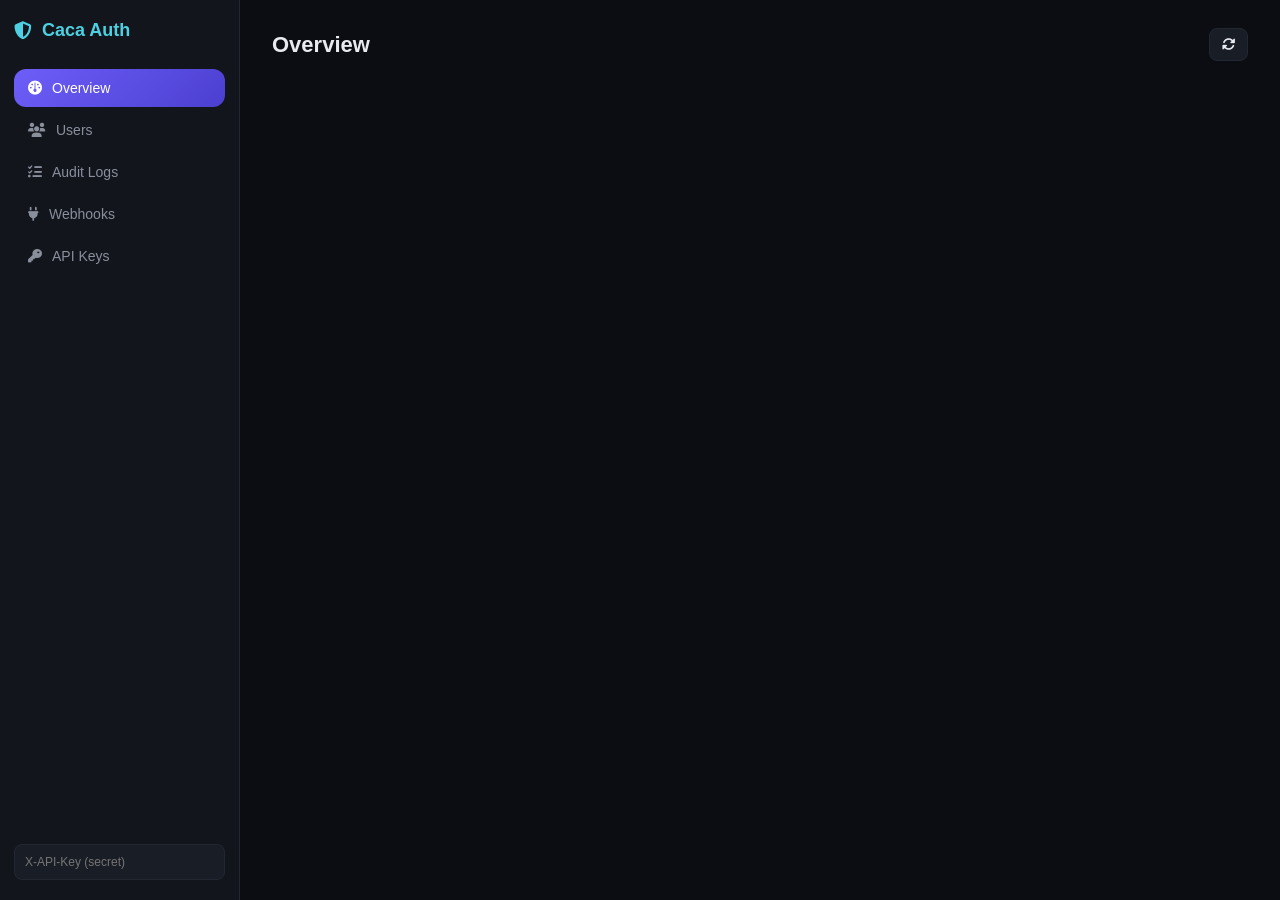
<file: public/admin/index.html>
<!DOCTYPE html>
<html lang="en">

<head>
  <meta charset="UTF-8">
  <meta name="viewport" content="width=device-width, initial-scale=1.0">
  <title>Caca Auth — Admin Dashboard</title>
  <link rel="stylesheet" href="https://cdnjs.cloudflare.com/ajax/libs/font-awesome/6.6.0/css/all.min.css">
  <link rel="stylesheet" href="style.css">
</head>

<body>
  <div class="app">
    <aside class="sidebar">
      <div class="brand"><i class="fa-solid fa-shield-halved"></i> Caca Auth</div>
      <nav>
        <button class="nav-item active" data-view="overview"><i class="fa-solid fa-gauge"></i> Overview</button>
        <button class="nav-item" data-view="users"><i class="fa-solid fa-users"></i> Users</button>
        <button class="nav-item" data-view="logs"><i class="fa-solid fa-list-check"></i> Audit Logs</button>
        <button class="nav-item" data-view="webhooks"><i class="fa-solid fa-plug"></i> Webhooks</button>
        <button class="nav-item" data-view="keys"><i class="fa-solid fa-key"></i> API Keys</button>
      </nav>
      <div class="sidebar-footer">
        <input id="apiKeyInput" placeholder="X-API-Key (secret)" />
      </div>
    </aside>
    
    <main class="content">
      <header class="topbar">
        <h1 id="viewTitle">Overview</h1>
        <button id="refreshBtn" class="btn-icon"><i class="fa-solid fa-rotate"></i></button>
      </header>
      
      <section id="view-overview" class="view active">
        <div class="cards" id="metricCards"></div>
      </section>
      
      <section id="view-users" class="view">
        <div class="toolbar">
          <input id="userSearch" placeholder="Filter by status..." />
        </div>
        <table class="data-table">
          <thead>
            <tr>
              <th>Email</th>
              <th>Status</th>
              <th>Verified</th>
              <th>MFA</th>
              <th>Created</th>
              <th></th>
            </tr>
          </thead>
          <tbody id="usersBody"></tbody>
        </table>
      </section>
      
      <section id="view-logs" class="view">
        <table class="data-table">
          <thead>
            <tr>
              <th>Action</th>
              <th>User</th>
              <th>IP</th>
              <th>Time</th>
            </tr>
          </thead>
          <tbody id="logsBody"></tbody>
        </table>
      </section>
      
      <section id="view-webhooks" class="view">
        <div class="toolbar">
          <input id="webhookUrl" placeholder="https://your-app.com/webhook" />
          <input id="webhookEvents" placeholder="user.created,user.deleted" />
          <button id="addWebhookBtn" class="btn-primary">Add Webhook</button>
        </div>
        <table class="data-table">
          <thead>
            <tr>
              <th>URL</th>
              <th>Events</th>
              <th>Active</th>
              <th></th>
            </tr>
          </thead>
          <tbody id="webhooksBody"></tbody>
        </table>
      </section>
      
      <section id="view-keys" class="view">
        <p class="muted">API keys are shown once at tenant registration. Use tenant login to retrieve them again.</p>
      </section>
    </main>
  </div>
  <script src="app.js"></script>
</body>

</html>
</file>
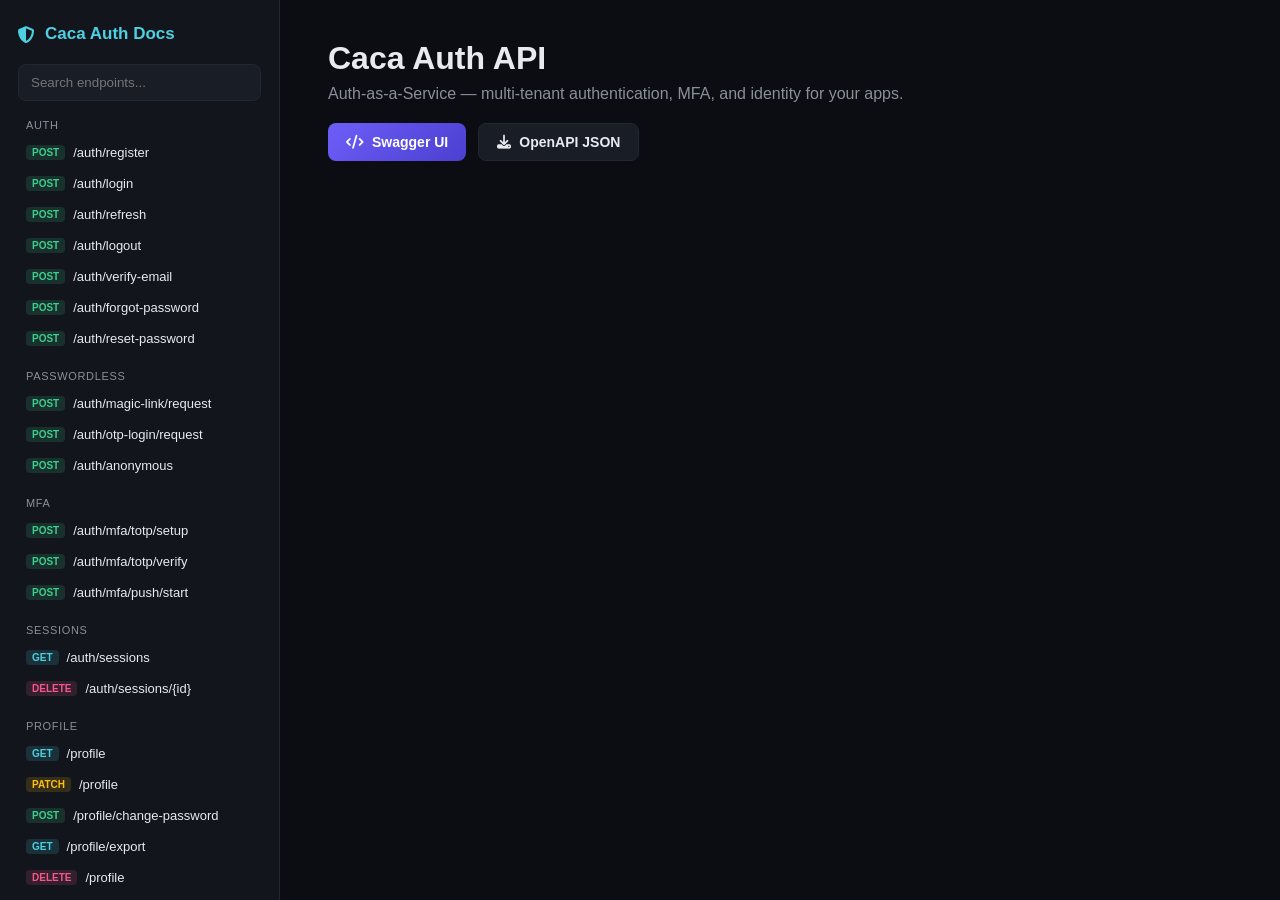
<file: public/docs/index.html>
<!DOCTYPE html>
<html lang="en">
<head>
<meta charset="UTF-8">
<meta name="viewport" content="width=device-width, initial-scale=1.0">
<title>Caca Auth — Documentation</title>
<link rel="stylesheet" href="https://cdnjs.cloudflare.com/ajax/libs/font-awesome/6.6.0/css/all.min.css">
<link rel="stylesheet" href="style.css">
</head>
<body>
<div class="docs-app">
  <aside class="docs-sidebar">
    <div class="brand"><i class="fa-solid fa-shield-halved"></i> Caca Auth Docs</div>
    <input id="docSearch" placeholder="Search endpoints..." />
    <nav id="docNav"></nav>
  </aside>
  <main class="docs-content" id="docContent">
    <div class="hero">
      <h1>Caca Auth API</h1>
      <p>Auth-as-a-Service — multi-tenant authentication, MFA, and identity for your apps.</p>
      <div class="hero-actions">
        <a href="/docs" class="btn-primary" target="_blank"><i class="fa-solid fa-code"></i> Swagger UI</a>
        <a href="/openapi.json" class="btn-secondary" target="_blank"><i class="fa-solid fa-download"></i> OpenAPI JSON</a>
      </div>
    </div>
    <div id="endpointDetail"></div>
  </main>
</div>
<script src="app.js"></script>
</body>
</html>
</file>
<file: public/admin/style.css>
* {
  box-sizing: border-box;
  margin: 0;
  padding: 0;
}

:root {
  --bg: #0b0d12;
  --surface: #12151c;
  --surface-2: #191d26;
  --border: #232732;
  --text: #e8eaf0;
  --muted: #8a8f9c;
  --accent: #6d5ef8;
  --accent-2: #4dd0e1;
  --danger: #f5578a;
  --success: #3ecf8e;
  --radius: 12px;
}

body {
  font-family: -apple-system, "Segoe UI", Inter, sans-serif;
  background: var(--bg);
  color: var(--text);
}

.app {
  display: flex;
  min-height: 100vh;
}

.sidebar {
  width: 240px;
  background: var(--surface);
  border-right: 1px solid var(--border);
  display: flex;
  flex-direction: column;
  padding: 20px 14px;
  position: sticky;
  top: 0;
  height: 100vh;
}

.brand {
  font-weight: 700;
  font-size: 18px;
  margin-bottom: 28px;
  display: flex;
  gap: 10px;
  align-items: center;
  color: var(--accent-2);
}

nav {
  display: flex;
  flex-direction: column;
  gap: 4px;
  flex: 1;
}

.nav-item {
  background: none;
  border: none;
  color: var(--muted);
  text-align: left;
  padding: 11px 14px;
  border-radius: var(--radius);
  font-size: 14px;
  cursor: pointer;
  display: flex;
  gap: 10px;
  align-items: center;
  transition: background .15s, color .15s;
}

.nav-item:hover {
  background: var(--surface-2);
  color: var(--text);
}

.nav-item.active {
  background: linear-gradient(135deg, var(--accent), #4b3fd0);
  color: white;
}

.sidebar-footer input {
  width: 100%;
  background: var(--surface-2);
  border: 1px solid var(--border);
  color: var(--text);
  padding: 10px;
  border-radius: 8px;
  font-size: 12px;
}

.content {
  flex: 1;
  padding: 28px 32px;
  max-width: 1100px;
}

.topbar {
  display: flex;
  justify-content: space-between;
  align-items: center;
  margin-bottom: 24px;
}

.topbar h1 {
  font-size: 22px;
  font-weight: 700;
}

.btn-icon {
  background: var(--surface-2);
  border: 1px solid var(--border);
  color: var(--text);
  padding: 8px 12px;
  border-radius: 8px;
  cursor: pointer;
}

.btn-primary {
  background: linear-gradient(135deg, var(--accent), #4b3fd0);
  color: white;
  border: none;
  padding: 10px 18px;
  border-radius: 8px;
  cursor: pointer;
  font-weight: 600;
}

.view {
  display: none;
}

.view.active {
  display: block;
  animation: fadeIn .25s ease;
}

@keyframes fadeIn {
  from {
    opacity: 0;
    transform: translateY(4px);
  }
  
  to {
    opacity: 1;
    transform: none;
  }
}

.cards {
  display: grid;
  grid-template-columns: repeat(auto-fit, minmax(180px, 1fr));
  gap: 16px;
}

.card {
  background: var(--surface);
  border: 1px solid var(--border);
  border-radius: var(--radius);
  padding: 18px;
}

.card .label {
  color: var(--muted);
  font-size: 12px;
  text-transform: uppercase;
  letter-spacing: .05em;
}

.card .value {
  font-size: 28px;
  font-weight: 700;
  margin-top: 6px;
  color: var(--accent-2);
}

.toolbar {
  display: flex;
  gap: 10px;
  margin-bottom: 16px;
}

.toolbar input {
  flex: 1;
  background: var(--surface-2);
  border: 1px solid var(--border);
  color: var(--text);
  padding: 10px 12px;
  border-radius: 8px;
}

.data-table {
  width: 100%;
  border-collapse: collapse;
  background: var(--surface);
  border: 1px solid var(--border);
  border-radius: var(--radius);
  overflow: hidden;
}

.data-table th,
.data-table td {
  padding: 12px 14px;
  text-align: left;
  font-size: 13px;
  border-bottom: 1px solid var(--border);
}

.data-table th {
  color: var(--muted);
  font-weight: 600;
  text-transform: uppercase;
  font-size: 11px;
}

.data-table tr:last-child td {
  border-bottom: none;
}

.badge {
  padding: 3px 9px;
  border-radius: 20px;
  font-size: 11px;
  font-weight: 600;
}

.badge.active {
  background: rgba(62, 207, 142, .15);
  color: var(--success);
}

.badge.banned,
.badge.suspended {
  background: rgba(245, 87, 138, .15);
  color: var(--danger);
}

.muted {
  color: var(--muted);
  font-size: 13px;
}

@media (max-width: 768px) {
  .app {
    flex-direction: column;
  }
  
  .sidebar {
    width: 100%;
    height: auto;
    position: relative;
    flex-direction: row;
    overflow-x: auto;
  }
  
  nav {
    flex-direction: row;
  }
  
  .content {
    padding: 18px;
  }
}
</file>
<file: public/docs/style.css>
* {
  box-sizing: border-box;
  margin: 0;
  padding: 0;
}

:root {
  --bg: #0b0d12;
  --surface: #12151c;
  --surface-2: #191d26;
  --border: #232732;
  --text: #e8eaf0;
  --muted: #8a8f9c;
  --accent: #6d5ef8;
  --accent-2: #4dd0e1;
  --radius: 12px;
}

body {
  font-family: -apple-system, "Segoe UI", Inter, sans-serif;
  background: var(--bg);
  color: var(--text);
}

.docs-app {
  display: flex;
  min-height: 100vh;
}

.docs-sidebar {
  width: 280px;
  background: var(--surface);
  border-right: 1px solid var(--border);
  padding: 24px 18px;
  height: 100vh;
  position: sticky;
  top: 0;
  overflow-y: auto;
}

.brand {
  font-weight: 700;
  font-size: 17px;
  margin-bottom: 20px;
  display: flex;
  gap: 10px;
  align-items: center;
  color: var(--accent-2);
}

#docSearch {
  width: 100%;
  background: var(--surface-2);
  border: 1px solid var(--border);
  color: var(--text);
  padding: 10px 12px;
  border-radius: 8px;
  margin-bottom: 18px;
}

.doc-group {
  margin-bottom: 16px;
}

.doc-group-title {
  color: var(--muted);
  font-size: 11px;
  text-transform: uppercase;
  letter-spacing: .06em;
  margin-bottom: 6px;
  padding: 0 8px;
}

.doc-link {
  display: flex;
  gap: 8px;
  align-items: center;
  padding: 8px;
  border-radius: 8px;
  color: var(--text);
  font-size: 13px;
  text-decoration: none;
  cursor: pointer;
}

.doc-link:hover {
  background: var(--surface-2);
}

.method-tag {
  font-size: 10px;
  font-weight: 700;
  padding: 2px 6px;
  border-radius: 4px;
}

.method-tag.get {
  background: rgba(77, 208, 225, .15);
  color: var(--accent-2);
}

.method-tag.post {
  background: rgba(62, 207, 142, .15);
  color: #3ecf8e;
}

.method-tag.patch {
  background: rgba(255, 193, 7, .15);
  color: #ffc107;
}

.method-tag.delete {
  background: rgba(245, 87, 138, .15);
  color: #f5578a;
}

.docs-content {
  flex: 1;
  padding: 40px 48px;
  max-width: 900px;
}

.hero h1 {
  font-size: 32px;
  margin-bottom: 8px;
}

.hero p {
  color: var(--muted);
  margin-bottom: 20px;
}

.hero-actions {
  display: flex;
  gap: 12px;
  margin-bottom: 40px;
}

.btn-primary,
.btn-secondary {
  padding: 10px 18px;
  border-radius: 8px;
  text-decoration: none;
  font-weight: 600;
  font-size: 14px;
  display: inline-flex;
  gap: 8px;
  align-items: center;
}

.btn-primary {
  background: linear-gradient(135deg, var(--accent), #4b3fd0);
  color: white;
}

.btn-secondary {
  background: var(--surface-2);
  color: var(--text);
  border: 1px solid var(--border);
}

.endpoint-card {
  background: var(--surface);
  border: 1px solid var(--border);
  border-radius: var(--radius);
  padding: 22px;
  margin-bottom: 16px;
}

.endpoint-title {
  display: flex;
  gap: 10px;
  align-items: center;
  margin-bottom: 10px;
}

.endpoint-title code {
  font-size: 14px;
  color: var(--accent-2);
}

pre {
  background: var(--surface-2);
  border-radius: 8px;
  padding: 14px;
  overflow-x: auto;
  font-size: 12.5px;
  margin-top: 10px;
}

@media (max-width: 768px) {
  .docs-app {
    flex-direction: column;
  }
  
  .docs-sidebar {
    width: 100%;
    height: auto;
    position: relative;
  }
  
  .docs-content {
    padding: 20px;
  }
}
</file>
